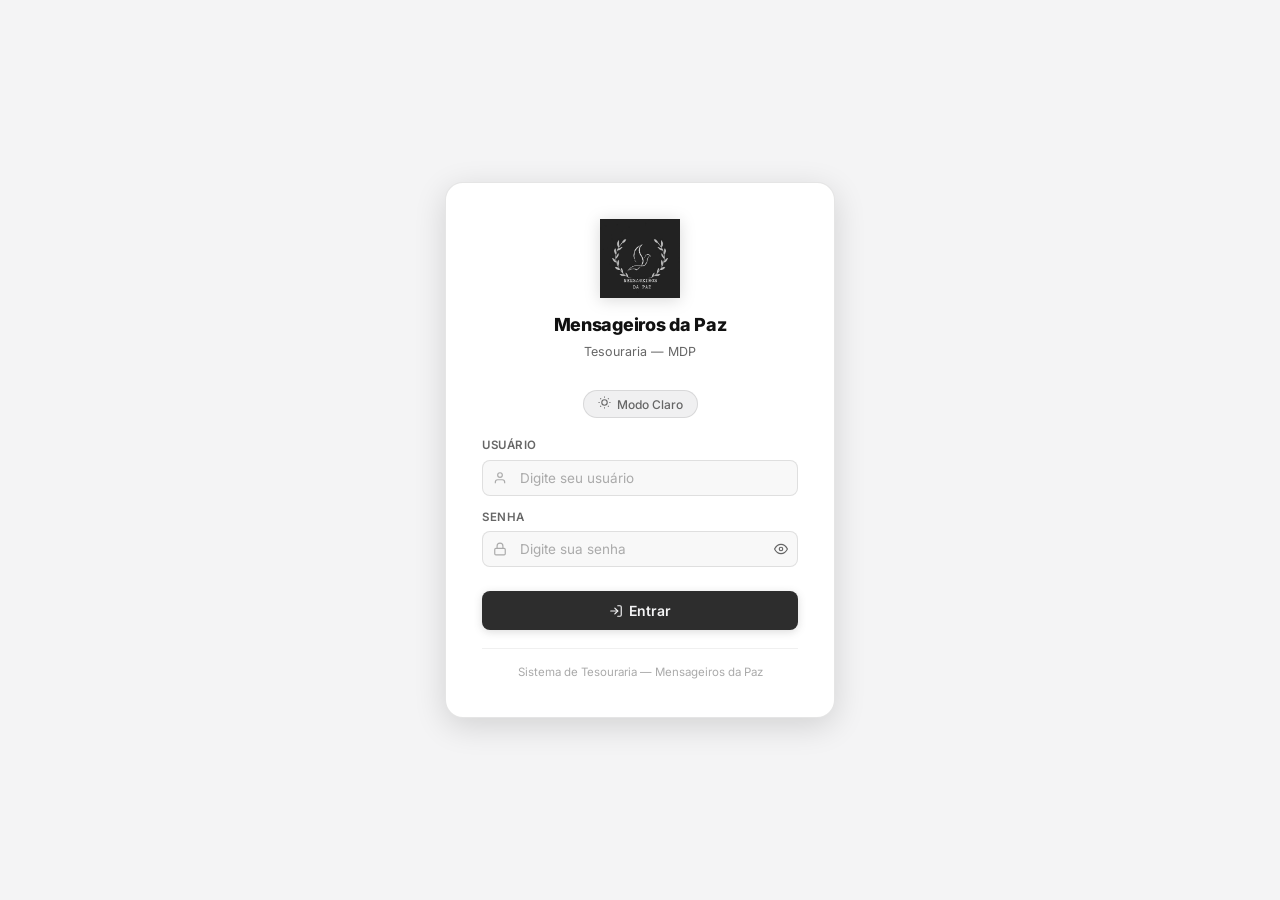
<file: index.html>
<!DOCTYPE html>
<html lang="pt-BR">
<head>
<meta charset="UTF-8">
<meta name="viewport" content="width=device-width, initial-scale=1.0">
<title>Mensageiros da Paz — Login</title>
<link rel="stylesheet" href="css/style.css">
<style>
.login-page { position:relative; overflow:hidden; }
.login-bg {
  position:fixed; inset:0; z-index:0;
  background: radial-gradient(ellipse 70% 60% at 50% -10%, rgba(80,80,80,0.15) 0%, transparent 70%);
}
[data-theme="dark"] .login-bg {
  background: radial-gradient(ellipse 70% 60% at 50% -10%, rgba(255,255,255,0.04) 0%, transparent 70%);
}
.login-card { position:relative; z-index:1; }
.login-divider { height:1px; background:var(--border); margin:18px 0; }
</style>
</head>
<body>
<script src="js/core.js"></script>
<script>THEME.init(); seedIfEmpty(); if(AUTH.check()) window.location.href='dashboard.html';</script>

<!-- Modal: Troca de senha no primeiro acesso -->
<div class="modal-overlay" id="modal-change-pass" style="z-index:9999">
  <div class="modal" style="max-width:400px">
    <div class="modal-header">
      <h2 class="modal-title">🔐 Troque sua Senha</h2>
    </div>
    <div class="modal-body">
      <p style="margin-bottom:16px;color:var(--text-muted);font-size:14px">
        Este é seu primeiro acesso. Crie uma nova senha para entrar no sistema.
      </p>
      <div id="cp-error" class="alert alert-danger" style="display:none"></div>
      <div class="form-grid">
        <div class="form-group full">
          <label>Nova Senha *</label>
          <input type="password" id="cp-new" placeholder="Digite sua nova senha" autocomplete="new-password">
        </div>
        <div class="form-group full">
          <label>Confirmar Senha *</label>
          <input type="password" id="cp-confirm" placeholder="Confirme a nova senha" autocomplete="new-password">
        </div>
      </div>
    </div>
    <div class="modal-footer">
      <button class="btn btn-primary" onclick="doChangePass()" style="width:100%">
        Salvar e entrar no sistema
      </button>
    </div>
  </div>
</div>

<div class="login-bg"></div>
<div class="login-page">
  <div class="login-card">
    <div class="login-logo">
      <img src="img/logo.png" alt="Mensageiros da Paz">
      <h1>Mensageiros da Paz</h1>
      <p>Tesouraria — MDP</p>
    </div>

    <div class="login-theme-row">
      <button class="login-theme-btn" onclick="THEME.toggle(); updateThemeBtn()">
        <span id="lt-icon"></span>
        <span id="lt-txt"></span>
      </button>
    </div>

    <div id="login-error" class="alert alert-danger" style="display:none">
      <svg width="15" height="15" viewBox="0 0 24 24" fill="none" stroke="currentColor" stroke-width="2"><path d="M10.29 3.86L1.82 18a2 2 0 0 0 1.71 3h16.94a2 2 0 0 0 1.71-3L13.71 3.86a2 2 0 0 0-3.42 0z"/><line x1="12" y1="9" x2="12" y2="13"/><line x1="12" y1="17" x2="12.01" y2="17"/></svg>
      <span>Usuário ou senha incorretos.</span>
    </div>

    <div class="form-group" style="margin-bottom:12px">
      <label>Usuário</label>
      <div class="input-with-icon">
        <span class="input-icon"><svg width="14" height="14" viewBox="0 0 24 24" fill="none" stroke="currentColor" stroke-width="2"><path d="M20 21v-2a4 4 0 0 0-4-4H8a4 4 0 0 0-4 4v2"/><circle cx="12" cy="7" r="4"/></svg></span>
        <input type="text" id="username" placeholder="Digite seu usuário" autocomplete="username">
      </div>
    </div>

    <div class="form-group" style="margin-bottom:18px">
      <label>Senha</label>
      <div class="input-with-icon">
        <span class="input-icon"><svg width="14" height="14" viewBox="0 0 24 24" fill="none" stroke="currentColor" stroke-width="2"><rect x="3" y="11" width="18" height="11" rx="2" ry="2"/><path d="M7 11V7a5 5 0 0 1 10 0v4"/></svg></span>
        <input type="password" id="password" placeholder="Digite sua senha" autocomplete="current-password">
        <button class="toggle-pass" onclick="togglePass()" id="tp-btn">
          <svg id="eye-ico" width="14" height="14" viewBox="0 0 24 24" fill="none" stroke="currentColor" stroke-width="2"><path d="M1 12s4-8 11-8 11 8 11 8-4 8-11 8-11-8-11-8z"/><circle cx="12" cy="12" r="3"/></svg>
        </button>
      </div>
    </div>

    <button class="btn btn-primary login-btn" onclick="doLogin()">
      <svg width="15" height="15" viewBox="0 0 24 24" fill="none" stroke="currentColor" stroke-width="2"><path d="M15 3h4a2 2 0 0 1 2 2v14a2 2 0 0 1-2 2h-4"/><polyline points="10 17 15 12 10 7"/><line x1="15" y1="12" x2="3" y2="12"/></svg>
      Entrar
    </button>
    <div class="login-hint">Sistema de Tesouraria — Mensageiros da Paz</div>
  </div>
</div>

<div id="toast-container"></div>
<script>
seedIfEmpty();

let _pendingUser = null;

function updateThemeBtn(){
  const dark = THEME.get()==='dark';
  document.getElementById('lt-icon').innerHTML = dark
    ? '<svg width="13" height="13" viewBox="0 0 24 24" fill="none" stroke="currentColor" stroke-width="2"><path d="M21 12.79A9 9 0 1 1 11.21 3 7 7 0 0 0 21 12.79z"/></svg>'
    : '<svg width="13" height="13" viewBox="0 0 24 24" fill="none" stroke="currentColor" stroke-width="2"><circle cx="12" cy="12" r="5"/><line x1="12" y1="1" x2="12" y2="3"/><line x1="12" y1="21" x2="12" y2="23"/><line x1="4.22" y1="4.22" x2="5.64" y2="5.64"/><line x1="18.36" y1="18.36" x2="19.78" y2="19.78"/><line x1="1" y1="12" x2="3" y2="12"/><line x1="21" y1="12" x2="23" y2="12"/><line x1="4.22" y1="19.78" x2="5.64" y2="18.36"/><line x1="18.36" y1="5.64" x2="19.78" y2="4.22"/></svg>';
  document.getElementById('lt-txt').textContent = dark ? 'Modo Escuro' : 'Modo Claro';
}
updateThemeBtn();

function doLogin(){
  const u   = document.getElementById('username').value.trim();
  const p   = document.getElementById('password').value;
  const err = document.getElementById('login-error');
  err.style.display = 'none';

  if (AUTH.login(u, p)) {
    const session = AUTH.getCurrentUser();

    if (session.mustChangePass) {
      _pendingUser = session;
      document.getElementById('modal-change-pass').classList.add('open');
      document.getElementById('cp-new').focus();
    } else {
      toast('Bem-vindo(a)!', 'success');
      setTimeout(() => window.location.href = 'dashboard.html', 700);
    }
  } else {
    err.style.display = 'flex';
    document.getElementById('password').value = '';
  }
}

function doChangePass(){
  const nova    = document.getElementById('cp-new').value;
  const confirm = document.getElementById('cp-confirm').value;
  const err     = document.getElementById('cp-error');
  function showErr(m){ err.innerHTML = '<span>' + m + '</span>'; err.style.display = 'flex'; }

  err.style.display = 'none';
  if (!nova || nova.length < 4) return showErr('A senha deve ter ao menos 4 caracteres.');
  if (nova === 'acess@123')     return showErr('Escolha uma senha diferente da padrão.');
  if (nova !== confirm)         return showErr('As senhas não conferem.');

  const all = DB.get(KEYS.ADMINS);
  const idx = all.findIndex(a => a.id === _pendingUser.id);
  if (idx === -1) return;
  all[idx].password       = nova;
  all[idx].mustChangePass = false;
  DB.set(KEYS.ADMINS, all);
  LOG.add('update', 'Senha alterada no primeiro acesso', 'Administradores');

  document.getElementById('modal-change-pass').classList.remove('open');
  toast('Senha definida! Entrando...', 'success');
  setTimeout(() => window.location.href = 'dashboard.html', 900);
}

function togglePass(){
  const inp = document.getElementById('password');
  const showing = inp.type === 'text';
  inp.type = showing ? 'password' : 'text';
  document.getElementById('eye-ico').innerHTML = showing
    ? '<path d="M1 12s4-8 11-8 11 8 11 8-4 8-11 8-11-8-11-8z"/><circle cx="12" cy="12" r="3"/>'
    : '<path d="M17.94 17.94A10.07 10.07 0 0 1 12 20c-7 0-11-8-11-8a18.45 18.45 0 0 1 5.06-5.94M9.9 4.24A9.12 9.12 0 0 1 12 4c7 0 11 8 11 8a18.5 18.5 0 0 1-2.16 3.19m-6.72-1.07a3 3 0 1 1-4.24-4.24"/><line x1="1" y1="1" x2="23" y2="23"/>';
}

document.addEventListener('keydown', e => {
  if (e.key !== 'Enter') return;
  const modal = document.getElementById('modal-change-pass');
  if (modal.classList.contains('open')) doChangePass();
  else doLogin();
});
</script>
</body>
</html>
</file>
<file: css/style.css>
@import url('https://fonts.googleapis.com/css2?family=Inter:wght@300;400;500;600;700;800&display=swap');

/* ══════════════════════════════════════
   LIGHT MODE — cinza claro / branco
══════════════════════════════════════ */
:root {
  --primary: #2d2d2d;
  --primary-light: #444444;
  --primary-dark: #111111;
  --accent: #6b6b6b;
  --accent-light: #9a9a9a;
  --success: #3d9e5a;
  --warning: #c97d20;
  --danger: #c0392b;
  --info: #2980b9;

  --bg: #f4f4f5;
  --bg-card: #ffffff;
  --bg-card2: #f0f0f1;
  --bg-input: #f8f8f8;
  --bg-sidebar: #1a1a1a;
  --border: rgba(0,0,0,0.10);
  --border-light: rgba(0,0,0,0.06);
  --thead-bg: #f0f0f1;
  --overlay-bg: rgba(0,0,0,0.45);
  --glow-rgb: 80,80,80;

  --text: #111111;
  --text-muted: #666666;
  --text-subtle: #aaaaaa;

  --sidebar-text: #d0d0d0;
  --sidebar-text-muted: #888888;
  --sidebar-text-active: #ffffff;
  --sidebar-active-bg: rgba(255,255,255,0.12);
  --sidebar-hover-bg: rgba(255,255,255,0.07);
  --sidebar-border: rgba(255,255,255,0.08);

  --shadow: 0 2px 12px rgba(0,0,0,0.08);
  --shadow-lg: 0 8px 32px rgba(0,0,0,0.14);
  --radius: 12px;
  --radius-sm: 8px;
  --radius-lg: 18px;
  --transition: all 0.22s cubic-bezier(0.4,0,0.2,1);
}

/* ══════════════════════════════════════
   DARK MODE — preto / cinza escuro
══════════════════════════════════════ */
[data-theme="dark"] {
  --primary: #e0e0e0;
  --primary-light: #f0f0f0;
  --primary-dark: #bbbbbb;
  --accent: #aaaaaa;
  --accent-light: #cccccc;
  --success: #4caf72;
  --warning: #d49040;
  --danger: #cf5f5f;
  --info: #5a9fc8;

  --bg: #0d0d0d;
  --bg-card: #181818;
  --bg-card2: #222222;
  --bg-input: #2a2a2a;
  --bg-sidebar: #0a0a0a;
  --border: rgba(255,255,255,0.10);
  --border-light: rgba(255,255,255,0.05);
  --thead-bg: #1e1e1e;
  --overlay-bg: rgba(0,0,0,0.70);
  --glow-rgb: 180,180,180;

  --text: #f0f0f0;
  --text-muted: #888888;
  --text-subtle: #555555;

  --sidebar-text: #c0c0c0;
  --sidebar-text-muted: #666666;
  --sidebar-text-active: #ffffff;
  --sidebar-active-bg: rgba(255,255,255,0.10);
  --sidebar-hover-bg: rgba(255,255,255,0.05);
  --sidebar-border: rgba(255,255,255,0.07);

  --shadow: 0 4px 20px rgba(0,0,0,0.4);
  --shadow-lg: 0 12px 40px rgba(0,0,0,0.55);
}

* { box-sizing: border-box; margin: 0; padding: 0; }
body { font-family: 'Inter', sans-serif; background: var(--bg); color: var(--text); min-height: 100vh; font-size: 14px; line-height: 1.6; transition: background 0.3s, color 0.3s; }
body::before { content: ''; position: fixed; inset: 0; pointer-events: none; z-index: 0; }

::-webkit-scrollbar { width: 5px; }
::-webkit-scrollbar-track { background: transparent; }
::-webkit-scrollbar-thumb { background: rgba(var(--glow-rgb),0.3); border-radius: 3px; }
::-webkit-scrollbar-thumb:hover { background: rgba(var(--glow-rgb),0.5); }

.app-layout { display: flex; min-height: 100vh; position: relative; z-index: 1; }

/* ─────────────────────────────────────
   SIDEBAR (sempre escura)
───────────────────────────────────── */
.sidebar {
  width: 240px; min-height: 100vh;
  background: var(--bg-sidebar);
  display: flex; flex-direction: column;
  position: fixed; top: 0; left: 0; z-index: 100;
  transition: transform 0.28s cubic-bezier(0.4,0,0.2,1);
  border-right: 1px solid var(--sidebar-border);
}

.sidebar-logo {
  padding: 20px 18px 16px;
  border-bottom: 1px solid var(--sidebar-border);
  display: flex; align-items: center; gap: 12px;
}
.sidebar-logo-img {
  width: 38px; height: 38px;
  border-radius: 8px;
  object-fit: cover;
  background: #222;
  flex-shrink: 0;
  filter: brightness(0.9);
}
.sidebar-logo-text h1 { font-size: 13px; font-weight: 700; color: #fff; line-height: 1.2; letter-spacing: 0.3px; }
.sidebar-logo-text span { font-size: 10px; color: var(--sidebar-text-muted); }

.sidebar-nav { flex: 1; padding: 10px 0; overflow-y: auto; }
.nav-section-label { font-size: 9.5px; font-weight: 700; text-transform: uppercase; letter-spacing: 1.3px; color: var(--sidebar-text-muted); padding: 14px 18px 5px; }

.nav-item {
  display: flex; align-items: center; gap: 10px;
  padding: 9px 18px;
  color: var(--sidebar-text);
  text-decoration: none;
  transition: var(--transition);
  border-left: 2px solid transparent;
  font-size: 13px; font-weight: 500;
  cursor: pointer;
}
.nav-item:hover { color: var(--sidebar-text-active); background: var(--sidebar-hover-bg); }
.nav-item.active { color: var(--sidebar-text-active); background: var(--sidebar-active-bg); border-left-color: #fff; font-weight: 600; }
.nav-icon { width: 16px; height: 16px; stroke: currentColor; fill: none; stroke-width: 1.8; stroke-linecap: round; stroke-linejoin: round; flex-shrink: 0; }

.sidebar-footer { padding: 12px 16px; border-top: 1px solid var(--sidebar-border); display: flex; flex-direction: column; gap: 8px; }

/* Theme toggle */
.theme-toggle { display: flex; align-items: center; justify-content: space-between; padding: 8px 10px; background: rgba(255,255,255,0.05); border-radius: var(--radius-sm); border: 1px solid var(--sidebar-border); cursor: pointer; transition: var(--transition); user-select: none; }
.theme-toggle:hover { background: rgba(255,255,255,0.10); }
.theme-label { display: flex; align-items: center; gap: 7px; font-size: 12px; font-weight: 500; color: var(--sidebar-text); }
.theme-label svg { width: 14px; height: 14px; stroke: currentColor; fill: none; stroke-width: 2; }
.toggle-switch { width: 32px; height: 17px; background: rgba(255,255,255,0.2); border-radius: 20px; position: relative; transition: background 0.25s; flex-shrink: 0; }
.toggle-switch.on { background: #ffffff; }
.toggle-switch::after { content: ''; position: absolute; top: 2px; left: 2px; width: 13px; height: 13px; background: #333; border-radius: 50%; transition: transform 0.25s; }
.toggle-switch.on::after { transform: translateX(15px); background: #111; }

.user-pill { display: flex; align-items: center; gap: 10px; }
.user-avatar { width: 30px; height: 30px; background: rgba(255,255,255,0.15); border-radius: 50%; display: flex; align-items: center; justify-content: center; font-size: 11px; font-weight: 700; color: #fff; flex-shrink: 0; border: 1px solid rgba(255,255,255,0.2); }
.user-info { flex: 1; }
.user-name { font-size: 12.5px; font-weight: 600; color: #fff; }
.user-role { font-size: 10.5px; color: var(--sidebar-text-muted); }
.btn-logout { background: none; border: none; color: var(--sidebar-text-muted); cursor: pointer; padding: 5px; transition: var(--transition); display: flex; align-items: center; border-radius: 6px; }
.btn-logout:hover { color: #ff6b6b; background: rgba(255,107,107,0.12); }
.btn-logout svg { width: 15px; height: 15px; stroke: currentColor; fill: none; stroke-width: 2; }

/* ─────────────────────────────────────
   MAIN CONTENT
───────────────────────────────────── */
.main-content { margin-left: 240px; flex: 1; padding: 28px 32px; min-height: 100vh; }
.page-header { margin-bottom: 24px; display: flex; align-items: flex-start; justify-content: space-between; flex-wrap: wrap; gap: 12px; }
.page-header-left {}
.page-title { font-size: 20px; font-weight: 800; color: var(--text); margin-bottom: 3px; display: flex; align-items: center; gap: 9px; letter-spacing: -0.3px; }
.page-title svg { width: 20px; height: 20px; stroke: var(--text-muted); fill: none; stroke-width: 2; stroke-linecap: round; stroke-linejoin: round; flex-shrink: 0; }
.page-subtitle { color: var(--text-muted); font-size: 13px; }

/* ─────────────────────────────────────
   CARDS
───────────────────────────────────── */
.card { background: var(--bg-card); border: 1px solid var(--border); border-radius: var(--radius); padding: 20px; box-shadow: var(--shadow); }
.card-header { display: flex; align-items: center; justify-content: space-between; margin-bottom: 16px; flex-wrap: wrap; gap: 10px; }
.card-title { font-size: 14px; font-weight: 700; color: var(--text); }

/* ─────────────────────────────────────
   STAT CARDS
───────────────────────────────────── */
.stats-grid { display: grid; grid-template-columns: repeat(auto-fit, minmax(190px, 1fr)); gap: 14px; margin-bottom: 24px; }
.stat-card { background: var(--bg-card); border: 1px solid var(--border); border-radius: var(--radius); padding: 18px; position: relative; overflow: hidden; transition: var(--transition); }
.stat-card::after { content: ''; position: absolute; top: 0; right: 0; width: 60px; height: 60px; border-radius: 0 var(--radius) 0 60px; opacity: 0.06; }
.stat-card.green::after { background: var(--success); }
.stat-card.gray::after  { background: #888; }
.stat-card.red::after   { background: var(--danger); }
.stat-card.blue::after  { background: var(--info); }
.stat-card:hover { transform: translateY(-1px); box-shadow: var(--shadow-lg); border-color: var(--accent); }
.stat-icon { width: 32px; height: 32px; border-radius: 8px; display: flex; align-items: center; justify-content: center; margin-bottom: 12px; }
.stat-icon svg { width: 16px; height: 16px; stroke: currentColor; fill: none; stroke-width: 2; stroke-linecap: round; stroke-linejoin: round; }
.stat-icon.green  { background: rgba(61,158,90,0.12);  color: var(--success); }
.stat-icon.red    { background: rgba(192,57,43,0.12);  color: var(--danger); }
.stat-icon.blue   { background: rgba(41,128,185,0.12); color: var(--info); }
.stat-icon.gray   { background: rgba(var(--glow-rgb),0.10); color: var(--text-muted); }
.stat-icon.blue   { background: rgba(41,128,185,0.12); color: var(--info); }
.stat-value { font-size: 20px; font-weight: 700; color: var(--text); display: block; margin-bottom: 3px; letter-spacing: -0.5px; }
.stat-label { font-size: 11.5px; color: var(--text-muted); font-weight: 500; }

/* ─────────────────────────────────────
   FORMS
───────────────────────────────────── */
.form-grid { display: grid; grid-template-columns: repeat(auto-fit, minmax(200px, 1fr)); gap: 14px; margin-bottom: 16px; }
.form-group { display: flex; flex-direction: column; gap: 5px; }
.form-group.full { grid-column: 1/-1; }
label { font-size: 11.5px; font-weight: 600; color: var(--text-muted); text-transform: uppercase; letter-spacing: 0.5px; }
input, select, textarea { background: var(--bg-input); border: 1px solid var(--border); border-radius: var(--radius-sm); padding: 9px 12px; color: var(--text); font-family: 'Inter', sans-serif; font-size: 13.5px; transition: var(--transition); outline: none; width: 100%; }
input:focus, select:focus, textarea:focus { border-color: var(--accent); box-shadow: 0 0 0 3px rgba(var(--glow-rgb),0.12); }
input::placeholder, textarea::placeholder { color: var(--text-subtle); }
select option { background: var(--bg-card2); color: var(--text); }
textarea { resize: vertical; min-height: 80px; }

/* ─────────────────────────────────────
   BUTTONS
───────────────────────────────────── */
.btn { display: inline-flex; align-items: center; gap: 6px; padding: 8px 16px; border-radius: var(--radius-sm); font-family: 'Inter', sans-serif; font-size: 13px; font-weight: 600; cursor: pointer; border: none; transition: var(--transition); text-decoration: none; white-space: nowrap; }
.btn svg { width: 14px; height: 14px; stroke: currentColor; fill: none; stroke-width: 2; stroke-linecap: round; stroke-linejoin: round; flex-shrink: 0; }
.btn-primary { background: var(--primary); color: var(--bg); box-shadow: 0 2px 8px rgba(var(--glow-rgb),0.2); }
.btn-primary:hover { background: var(--primary-light); transform: translateY(-1px); }
[data-theme="dark"] .btn-primary { color: #111; }
.btn-success { background: var(--success); color: white; }
.btn-success:hover { filter: brightness(1.1); }
.btn-danger  { background: var(--danger); color: white; }
.btn-danger:hover { filter: brightness(1.1); }
.btn-ghost { background: transparent; border: 1px solid var(--border); color: var(--text-muted); }
.btn-ghost:hover { border-color: var(--accent); color: var(--text); background: var(--bg-card2); }
.btn-sm { padding: 5px 11px; font-size: 12px; }
.btn-sm svg { width: 12px; height: 12px; }
.btn-icon { width: 30px; height: 30px; padding: 0; display: inline-flex; align-items: center; justify-content: center; border-radius: 6px; }

/* ─────────────────────────────────────
   TABLES
───────────────────────────────────── */
.table-wrapper { overflow-x: auto; -webkit-overflow-scrolling: touch; }
table { width: 100%; border-collapse: collapse; font-size: 13px; }
thead th { padding: 9px 12px; text-align: left; font-size: 10.5px; font-weight: 700; text-transform: uppercase; letter-spacing: 0.8px; color: var(--text-muted); border-bottom: 1px solid var(--border); background: var(--thead-bg); white-space: nowrap; }
thead th:first-child { border-radius: var(--radius-sm) 0 0 0; }
thead th:last-child  { border-radius: 0 var(--radius-sm) 0 0; }
tbody tr { border-bottom: 1px solid var(--border-light); transition: background 0.15s; }
tbody tr:hover { background: rgba(var(--glow-rgb),0.04); }
tbody td { padding: 10px 12px; color: var(--text); vertical-align: middle; }
tbody tr:last-child { border-bottom: none; }
table { min-width: 500px; }

/* ─────────────────────────────────────
   BADGES
───────────────────────────────────── */
.badge { display: inline-flex; align-items: center; gap: 3px; padding: 2px 9px; border-radius: 20px; font-size: 11px; font-weight: 600; white-space: nowrap; }
.badge svg { width: 9px; height: 9px; stroke: currentColor; fill: none; stroke-width: 2.5; }
.badge-success { background: rgba(61,158,90,0.13);   color: var(--success); }
.badge-warning { background: rgba(201,125,32,0.13);  color: var(--warning); }
.badge-danger  { background: rgba(192,57,43,0.13);   color: var(--danger); }
.badge-info    { background: rgba(41,128,185,0.13);  color: var(--info); }
.badge-gray    { background: rgba(var(--glow-rgb),0.10); color: var(--text-muted); }
.badge-blue    { background: rgba(41,128,185,0.13);  color: var(--info); }
.badge-dark    { background: var(--primary); color: var(--bg); font-size: 10px; }
[data-theme="dark"] .badge-dark { color: #111; }

/* ─────────────────────────────────────
   MODAL
───────────────────────────────────── */
.modal-overlay { position: fixed; inset: 0; background: var(--overlay-bg); backdrop-filter: blur(4px); z-index: 1000; display: flex; align-items: center; justify-content: center; padding: 20px; opacity: 0; pointer-events: none; transition: opacity 0.22s; }
.modal-overlay.open { opacity: 1; pointer-events: all; }
.modal { background: var(--bg-card); border: 1px solid var(--border); border-radius: var(--radius-lg); width: 100%; max-width: 580px; max-height: 90vh; overflow-y: auto; box-shadow: var(--shadow-lg); transform: translateY(16px) scale(0.98); transition: transform 0.22s cubic-bezier(0.4,0,0.2,1); }
.modal-overlay.open .modal { transform: translateY(0) scale(1); }
.modal-header { padding: 18px 22px 14px; border-bottom: 1px solid var(--border); display: flex; align-items: center; justify-content: space-between; }
.modal-title { font-size: 16px; font-weight: 700; color: var(--text); }
.modal-close { background: none; border: none; color: var(--text-muted); cursor: pointer; width: 28px; height: 28px; display: flex; align-items: center; justify-content: center; border-radius: 6px; transition: var(--transition); }
.modal-close:hover { background: rgba(192,57,43,0.12); color: var(--danger); }
.modal-close svg { width: 15px; height: 15px; stroke: currentColor; fill: none; stroke-width: 2.5; }
.modal-body { padding: 18px 22px; }
.modal-footer { padding: 14px 22px; border-top: 1px solid var(--border); display: flex; gap: 8px; justify-content: flex-end; flex-wrap: wrap; }

/* ─────────────────────────────────────
   ALERTS
───────────────────────────────────── */
.alert { padding: 11px 14px; border-radius: var(--radius-sm); font-size: 13px; margin-bottom: 14px; display: flex; align-items: flex-start; gap: 9px; }
.alert svg { width: 15px; height: 15px; flex-shrink: 0; stroke: currentColor; fill: none; stroke-width: 2; margin-top: 1px; }
.alert-danger  { background: rgba(192,57,43,0.10);  border: 1px solid rgba(192,57,43,0.25);  color: var(--danger); }
.alert-success { background: rgba(61,158,90,0.10);  border: 1px solid rgba(61,158,90,0.25);  color: var(--success); }
.alert-warning { background: rgba(201,125,32,0.10); border: 1px solid rgba(201,125,32,0.25); color: var(--warning); }

/* ─────────────────────────────────────
   FILTER BAR / TABS
───────────────────────────────────── */
.filter-bar { display: flex; gap: 10px; flex-wrap: wrap; align-items: flex-end; margin-bottom: 18px; }
.filter-bar .form-group { margin: 0; min-width: 150px; }
.tabs { display: flex; gap: 3px; margin-bottom: 18px; background: var(--bg-card2); border-radius: var(--radius-sm); padding: 3px; border: 1px solid var(--border-light); }
.tab { flex: 1; padding: 7px 12px; border-radius: 6px; border: none; background: transparent; color: var(--text-muted); font-family: 'Inter', sans-serif; font-size: 12.5px; font-weight: 500; cursor: pointer; transition: var(--transition); text-align: center; }
.tab.active { background: var(--primary); color: var(--bg); font-weight: 600; }
[data-theme="dark"] .tab.active { color: #111; }
.tab:hover:not(.active) { color: var(--text); background: rgba(var(--glow-rgb),0.08); }

/* ─────────────────────────────────────
   PAYMENT SUMMARY
───────────────────────────────────── */
.payment-summary { background: var(--bg-card2); border: 1px solid var(--border); border-radius: var(--radius-sm); padding: 14px; margin-top: 8px; }
.payment-row { display: flex; justify-content: space-between; align-items: center; padding: 5px 0; border-bottom: 1px solid var(--border-light); font-size: 13px; }
.payment-row:last-child { border-bottom: none; }
.payment-row .pkey { color: var(--text-muted); }
.payment-row .pval { font-weight: 600; color: var(--text); }
.payment-row.total   .pval { color: var(--primary); font-size: 15px; font-weight: 700; }
[data-theme="dark"] .payment-row.total .pval { color: var(--primary-light); }
.payment-row.balance .pval { color: var(--warning); }
.payment-row.pago    .pval { color: var(--success); }

/* ─────────────────────────────────────
   EMPTY STATE
───────────────────────────────────── */
.empty-state { text-align: center; padding: 50px 20px; color: var(--text-muted); }
.empty-state .es-icon { width: 44px; height: 44px; margin: 0 auto 12px; stroke: var(--text-subtle); fill: none; stroke-width: 1.4; opacity: 0.4; }
.empty-state h3 { font-size: 15px; font-weight: 600; color: var(--text-subtle); margin-bottom: 5px; }
.empty-state p { font-size: 13px; }

/* ─────────────────────────────────────
   TOAST
───────────────────────────────────── */
#toast-container { position: fixed; bottom: 22px; right: 22px; z-index: 9999; display: flex; flex-direction: column; gap: 7px; }
.toast { background: var(--bg-card); border: 1px solid var(--border); border-radius: var(--radius-sm); padding: 11px 15px; min-width: 250px; max-width: 340px; box-shadow: var(--shadow-lg); display: flex; align-items: center; gap: 10px; font-size: 13px; animation: slideIn 0.28s ease; color: var(--text); }
.toast svg { width: 15px; height: 15px; stroke: currentColor; fill: none; stroke-width: 2.5; flex-shrink: 0; }
.toast.success { border-left: 3px solid var(--success); } .toast.success svg { color: var(--success); }
.toast.error   { border-left: 3px solid var(--danger); }  .toast.error   svg { color: var(--danger); }
.toast.warning { border-left: 3px solid var(--warning); } .toast.warning svg { color: var(--warning); }
@keyframes slideIn { from { transform: translateX(110%); opacity: 0; } to { transform: translateX(0); opacity: 1; } }

.section-divider { height: 1px; background: var(--border-light); margin: 18px 0; }

/* ─────────────────────────────────────
   LOGIN
───────────────────────────────────── */
.login-page { min-height: 100vh; display: flex; align-items: center; justify-content: center; background: var(--bg); padding: 20px; }
[data-theme="dark"] .login-page { background: #0a0a0a; }
.login-card { width: 100%; max-width: 390px; background: var(--bg-card); border: 1px solid var(--border); border-radius: var(--radius-lg); padding: 36px; box-shadow: var(--shadow-lg); }
.login-logo { text-align: center; margin-bottom: 28px; }
.login-logo img { width: 80px; height: 80px; object-fit: contain; margin: 0 auto 12px; display: block; filter: drop-shadow(0 2px 8px rgba(0,0,0,0.15)); }
[data-theme="dark"] .login-logo img { filter: brightness(0.85) drop-shadow(0 2px 8px rgba(0,0,0,0.4)); }
.login-logo h1 { font-size: 18px; font-weight: 800; color: var(--text); margin-bottom: 3px; letter-spacing: -0.3px; }
.login-logo p { font-size: 12.5px; color: var(--text-muted); }
.login-theme-row { display: flex; justify-content: center; margin-bottom: 18px; }
.login-theme-btn { display: flex; align-items: center; gap: 6px; font-size: 12px; color: var(--text-muted); background: var(--bg-card2); border: 1px solid var(--border); border-radius: 20px; padding: 5px 14px; cursor: pointer; transition: var(--transition); font-family: 'Inter', sans-serif; font-weight: 500; }
.login-theme-btn svg { width: 13px; height: 13px; stroke: currentColor; fill: none; stroke-width: 2; }
.login-theme-btn:hover { border-color: var(--accent); color: var(--text); }
.input-with-icon { position: relative; }
.input-with-icon input { padding-left: 37px; }
.input-icon { position: absolute; left: 11px; top: 50%; transform: translateY(-50%); color: var(--text-subtle); pointer-events: none; display: flex; }
.input-icon svg { width: 14px; height: 14px; stroke: currentColor; fill: none; stroke-width: 2; }
.toggle-pass { position: absolute; right: 10px; top: 50%; transform: translateY(-50%); background: none; border: none; color: var(--text-muted); cursor: pointer; display: flex; align-items: center; padding: 0; transition: var(--transition); }
.toggle-pass:hover { color: var(--text); }
.toggle-pass svg { width: 14px; height: 14px; stroke: currentColor; fill: none; stroke-width: 2; }
.login-btn { width: 100%; justify-content: center; padding: 11px; font-size: 14px; margin-top: 6px; }
.login-hint { margin-top: 18px; text-align: center; font-size: 11.5px; color: var(--text-subtle); border-top: 1px solid var(--border-light); padding-top: 14px; }

/* ─────────────────────────────────────
   DASHBOARD SPECIFIC
───────────────────────────────────── */
.welcome-bar { background: var(--bg-card); border: 1px solid var(--border); border-radius: var(--radius); padding: 18px 22px; margin-bottom: 22px; display: flex; align-items: center; justify-content: space-between; box-shadow: var(--shadow); }
.welcome-text h2 { font-size: 17px; font-weight: 700; margin-bottom: 3px; letter-spacing: -0.3px; }
.welcome-text p { color: var(--text-muted); font-size: 12.5px; }
.welcome-icon { width: 36px; height: 36px; stroke: var(--text-subtle); fill: none; stroke-width: 1.4; opacity: 0.5; }
.saldo-destaque { background: var(--primary); border-radius: var(--radius); padding: 24px 28px; margin-bottom: 22px; display: flex; align-items: center; justify-content: space-between; box-shadow: var(--shadow-lg); }
[data-theme="dark"] .saldo-destaque { background: #1f1f1f; border: 1px solid rgba(255,255,255,0.1); }
.saldo-left .label { font-size: 11px; font-weight: 600; text-transform: uppercase; letter-spacing: 1px; color: rgba(255,255,255,0.65); margin-bottom: 6px; }
[data-theme="dark"] .saldo-left .label { color: var(--text-muted); }
.saldo-left .valor { font-size: 34px; font-weight: 800; color: #fff; letter-spacing: -1.5px; }
[data-theme="dark"] .saldo-left .valor { color: var(--text); }
.saldo-left .sub { font-size: 12.5px; color: rgba(255,255,255,0.6); margin-top: 5px; }
[data-theme="dark"] .saldo-left .sub { color: var(--text-muted); }
.saldo-icon { width: 56px; height: 56px; background: rgba(255,255,255,0.15); border-radius: 14px; display: flex; align-items: center; justify-content: center; }
[data-theme="dark"] .saldo-icon { background: rgba(255,255,255,0.06); }
.saldo-icon svg { width: 28px; height: 28px; stroke: rgba(255,255,255,0.8); fill: none; stroke-width: 1.6; }
[data-theme="dark"] .saldo-icon svg { stroke: var(--text-muted); }
.two-col { display: grid; grid-template-columns: 1fr 1fr; gap: 18px; margin-top: 18px; }
.recent-item { display: flex; align-items: center; gap: 11px; padding: 9px 0; border-bottom: 1px solid var(--border-light); }
.recent-item:last-child { border-bottom: none; }
.ri-icon { width: 32px; height: 32px; border-radius: 8px; display: flex; align-items: center; justify-content: center; flex-shrink: 0; }
.ri-icon svg { width: 14px; height: 14px; stroke: currentColor; fill: none; stroke-width: 2; }
.ri-icon.entrada { background: rgba(61,158,90,0.12); color: var(--success); }
.ri-icon.saida   { background: rgba(192,57,43,0.12); color: var(--danger); }
.ri-info { flex: 1; }
.ri-desc { font-size: 13px; font-weight: 500; }
.ri-date { font-size: 11px; color: var(--text-muted); }
.ri-val { font-size: 13px; font-weight: 700; flex-shrink: 0; }
.ri-val.entrada { color: var(--success); }
.ri-val.saida { color: var(--danger); }
.pendencia-item { display: flex; align-items: center; justify-content: space-between; padding: 8px 0; border-bottom: 1px solid var(--border-light); font-size: 13px; }
.pendencia-item:last-child { border-bottom: none; }

/* ─────────────────────────────────────
   RELATÓRIOS
───────────────────────────────────── */
.rel-tabs { display: flex; gap: 6px; flex-wrap: wrap; margin-bottom: 20px; }
.rel-tab { padding: 7px 13px; border-radius: var(--radius-sm); border: 1px solid var(--border); background: var(--bg-card); color: var(--text-muted); cursor: pointer; font-size: 12.5px; font-family: 'Inter', sans-serif; font-weight: 500; transition: var(--transition); display: flex; align-items: center; gap: 5px; }
.rel-tab svg { width: 13px; height: 13px; stroke: currentColor; fill: none; stroke-width: 2; }
.rel-tab.active { background: var(--primary); color: var(--bg); border-color: var(--primary); font-weight: 600; }
[data-theme="dark"] .rel-tab.active { color: #111; }
.rel-tab:hover:not(.active) { border-color: var(--accent); color: var(--text); }
.rel-section { display: none; }
.rel-section.active { display: block; }
.report-header { background: var(--bg-card); border: 1px solid var(--border); border-radius: var(--radius); padding: 16px 20px; margin-bottom: 18px; display: flex; align-items: center; justify-content: space-between; flex-wrap: wrap; gap: 10px; }
.report-title { font-size: 15px; font-weight: 700; }
.report-meta { font-size: 12px; color: var(--text-muted); margin-top: 2px; }
.summary-grid { display: grid; grid-template-columns: repeat(auto-fit, minmax(140px, 1fr)); gap: 10px; margin-bottom: 18px; }
.sum-card { background: var(--bg-card); border: 1px solid var(--border); border-radius: var(--radius-sm); padding: 13px; text-align: center; }
.sum-card .sv { font-size: 16px; font-weight: 700; margin-bottom: 3px; letter-spacing: -0.3px; }
.sum-card .sl { font-size: 11px; color: var(--text-muted); }

/* ─────────────────────────────────────
   LOGS
───────────────────────────────────── */
.log-item { display: flex; align-items: flex-start; gap: 12px; padding: 12px 0; border-bottom: 1px solid var(--border-light); }
.log-item:last-child { border-bottom: none; }
.log-dot { width: 8px; height: 8px; border-radius: 50%; flex-shrink: 0; margin-top: 5px; }
.log-dot.create { background: var(--success); }
.log-dot.update { background: var(--info); }
.log-dot.delete { background: var(--danger); }
.log-dot.login  { background: var(--text-muted); }
.log-dot.logout { background: var(--text-subtle); }
.log-info { flex: 1; }
.log-msg { font-size: 13px; font-weight: 500; color: var(--text); }
.log-meta { font-size: 11.5px; color: var(--text-muted); margin-top: 2px; display: flex; align-items: center; gap: 8px; flex-wrap: wrap; }
.log-user { font-weight: 600; color: var(--text); }
.log-time { color: var(--text-subtle); }
.log-module { display: inline-flex; align-items: center; padding: 1px 7px; background: var(--bg-card2); border-radius: 4px; font-size: 10.5px; font-weight: 600; color: var(--text-muted); border: 1px solid var(--border-light); }

/* ─────────────────────────────────────
   ADMIN CARDS
───────────────────────────────────── */
.admin-card { background: var(--bg-card); border: 1px solid var(--border); border-radius: var(--radius); padding: 18px; display: flex; align-items: center; gap: 14px; transition: var(--transition); }
.admin-card:hover { box-shadow: var(--shadow-lg); border-color: var(--accent); }
.admin-avatar { width: 44px; height: 44px; border-radius: 50%; background: var(--primary); display: flex; align-items: center; justify-content: center; font-size: 16px; font-weight: 700; color: var(--bg); flex-shrink: 0; }
[data-theme="dark"] .admin-avatar { color: #111; }
.admin-info { flex: 1; }
.admin-name { font-size: 14px; font-weight: 700; color: var(--text); }
.admin-user { font-size: 12px; color: var(--text-muted); }
.admin-badge { margin-top: 4px; }
.admin-actions { display: flex; gap: 6px; }
.admins-grid { display: grid; grid-template-columns: repeat(auto-fill, minmax(280px, 1fr)); gap: 14px; }

/* ─────────────────────────────────────
   MOBILE MENU
───────────────────────────────────── */
.mobile-menu-btn { display: none; position: fixed; top: 12px; left: 12px; z-index: 200; width: 38px; height: 38px; background: #1a1a1a; color: white; border: none; border-radius: 9px; cursor: pointer; align-items: center; justify-content: center; box-shadow: 0 4px 12px rgba(0,0,0,0.3); transition: var(--transition); }
.mobile-menu-btn svg { width: 17px; height: 17px; stroke: white; fill: none; stroke-width: 2; stroke-linecap: round; }
.sidebar-overlay { display: none; position: fixed; inset: 0; background: rgba(0,0,0,0.5); z-index: 99; backdrop-filter: blur(2px); }

/* ─────────────────────────────────────
   RESPONSIVE
───────────────────────────────────── */
@media (max-width: 1024px) {
  .two-col { grid-template-columns: 1fr; }
  .stats-grid { grid-template-columns: repeat(2, 1fr); }
}
@media (max-width: 768px) {
  .mobile-menu-btn { display: flex; }
  .sidebar-overlay.open { display: block; }
  .sidebar { transform: translateX(-100%); z-index: 150; }
  .sidebar.open { transform: translateX(0); }
  .main-content { margin-left: 0; padding: 60px 14px 20px; }
  .stats-grid { grid-template-columns: repeat(2, 1fr); gap: 10px; }
  .two-col { grid-template-columns: 1fr; gap: 12px; }
  .form-grid { grid-template-columns: 1fr; }
  .summary-grid { grid-template-columns: repeat(2, 1fr); }
  .page-title { font-size: 16px; }
  .page-header { margin-bottom: 16px; }
  .filter-bar { flex-direction: column; align-items: stretch; }
  .filter-bar .form-group { min-width: unset; width: 100%; }
  .card { padding: 14px; }
  .card-header { flex-wrap: wrap; gap: 8px; }
  .stat-card { padding: 14px; }
  .stat-value { font-size: 17px; }
  .modal { max-width: 100%; }
  .modal-overlay { padding: 10px; align-items: flex-end; }
  .modal-overlay.open .modal { border-radius: var(--radius) var(--radius) 0 0; }
  .welcome-bar { flex-direction: column; gap: 8px; padding: 14px; }
  .welcome-icon { display: none; }
  .saldo-destaque { flex-direction: column; gap: 14px; padding: 18px; }
  .saldo-left .valor { font-size: 26px; }
  .rel-tabs { overflow-x: auto; flex-wrap: nowrap; padding-bottom: 4px; }
  .rel-tab { white-space: nowrap; flex-shrink: 0; }
  .report-header { flex-direction: column; gap: 8px; }
  .admins-grid { grid-template-columns: 1fr; }
  div[style*="grid-template-columns:repeat(3"] { grid-template-columns: repeat(2, 1fr) !important; }
}
@media (max-width: 480px) {
  .stats-grid { grid-template-columns: 1fr; }
  .summary-grid { grid-template-columns: 1fr; }
  .main-content { padding: 56px 10px 16px; }
  .saldo-left .valor { font-size: 22px; }
}
@media print {
  .sidebar, .btn, .modal-overlay, .filter-bar, .rel-tabs, .mobile-menu-btn { display: none !important; }
  .main-content { margin-left: 0 !important; }
  .rel-section { display: block !important; }
  body { background: white !important; color: black !important; }
  .card { box-shadow: none; border: 1px solid #ddd; }
}
</file>
